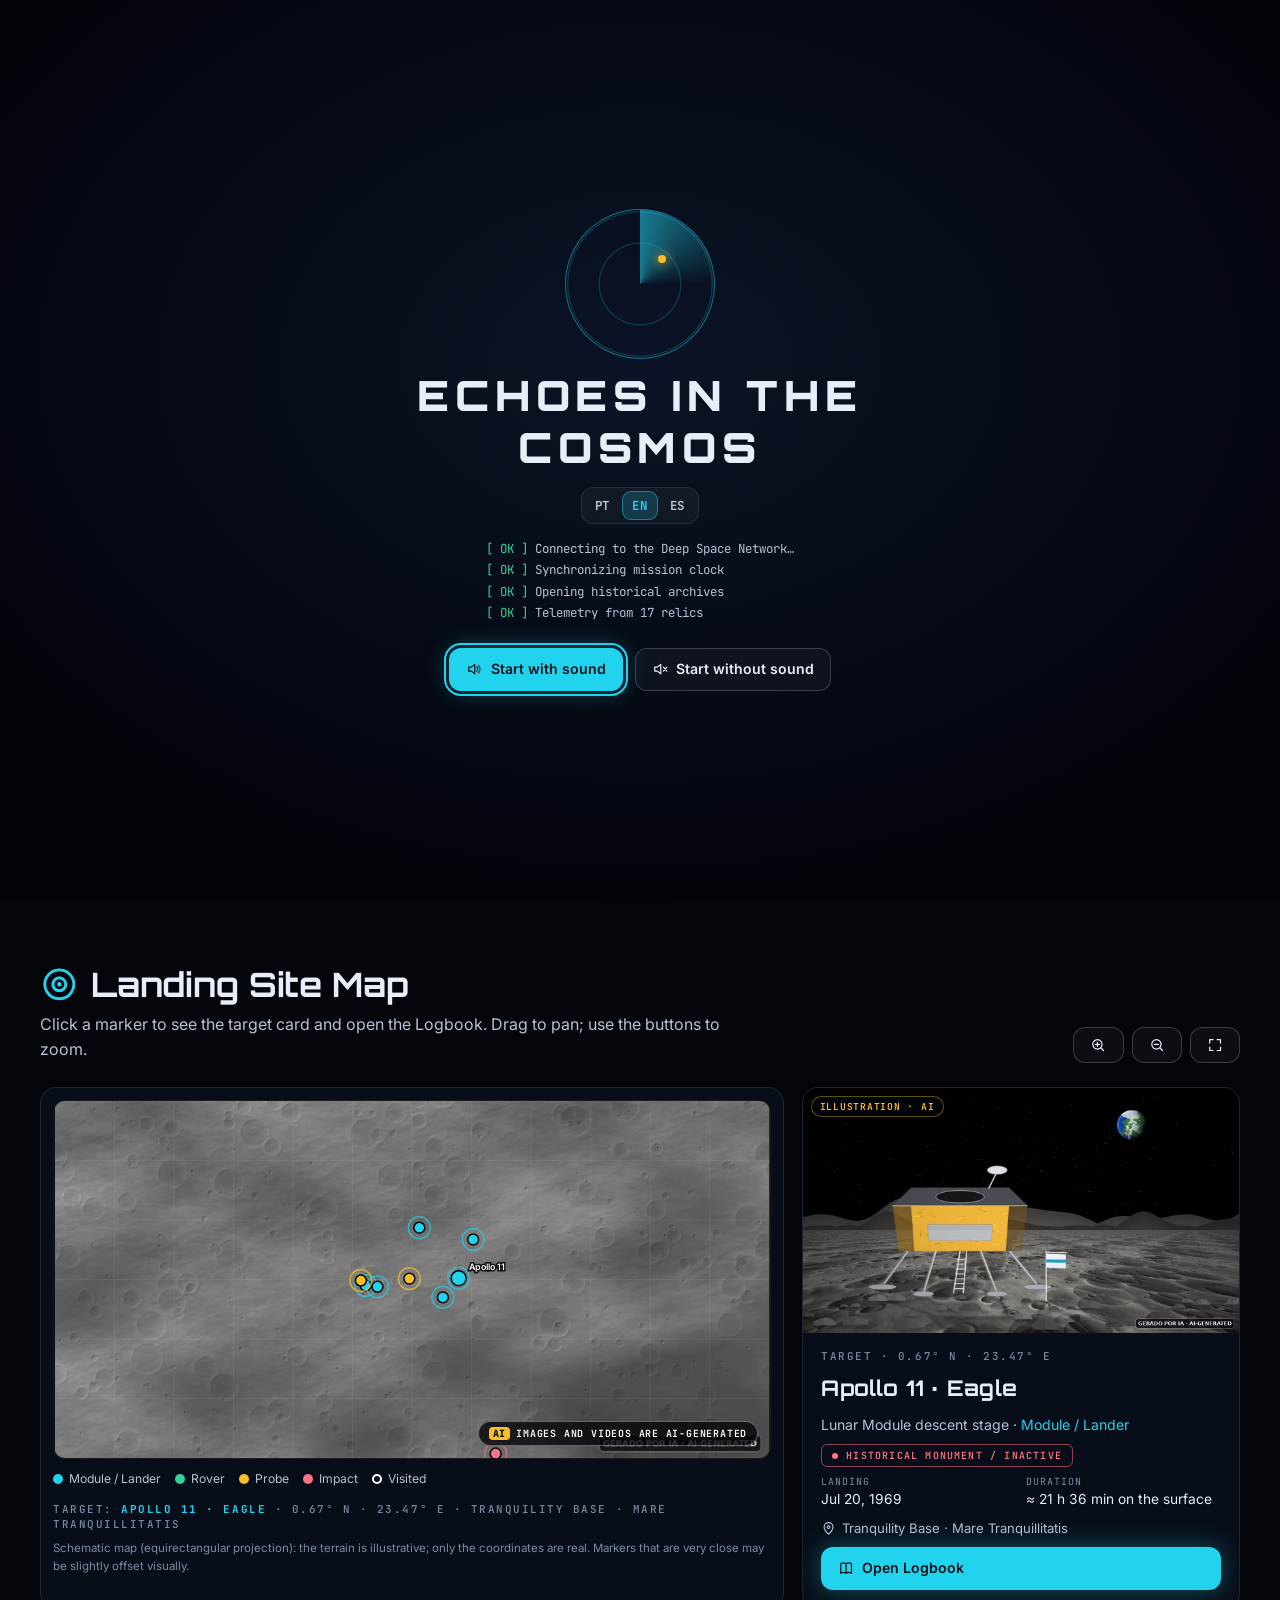
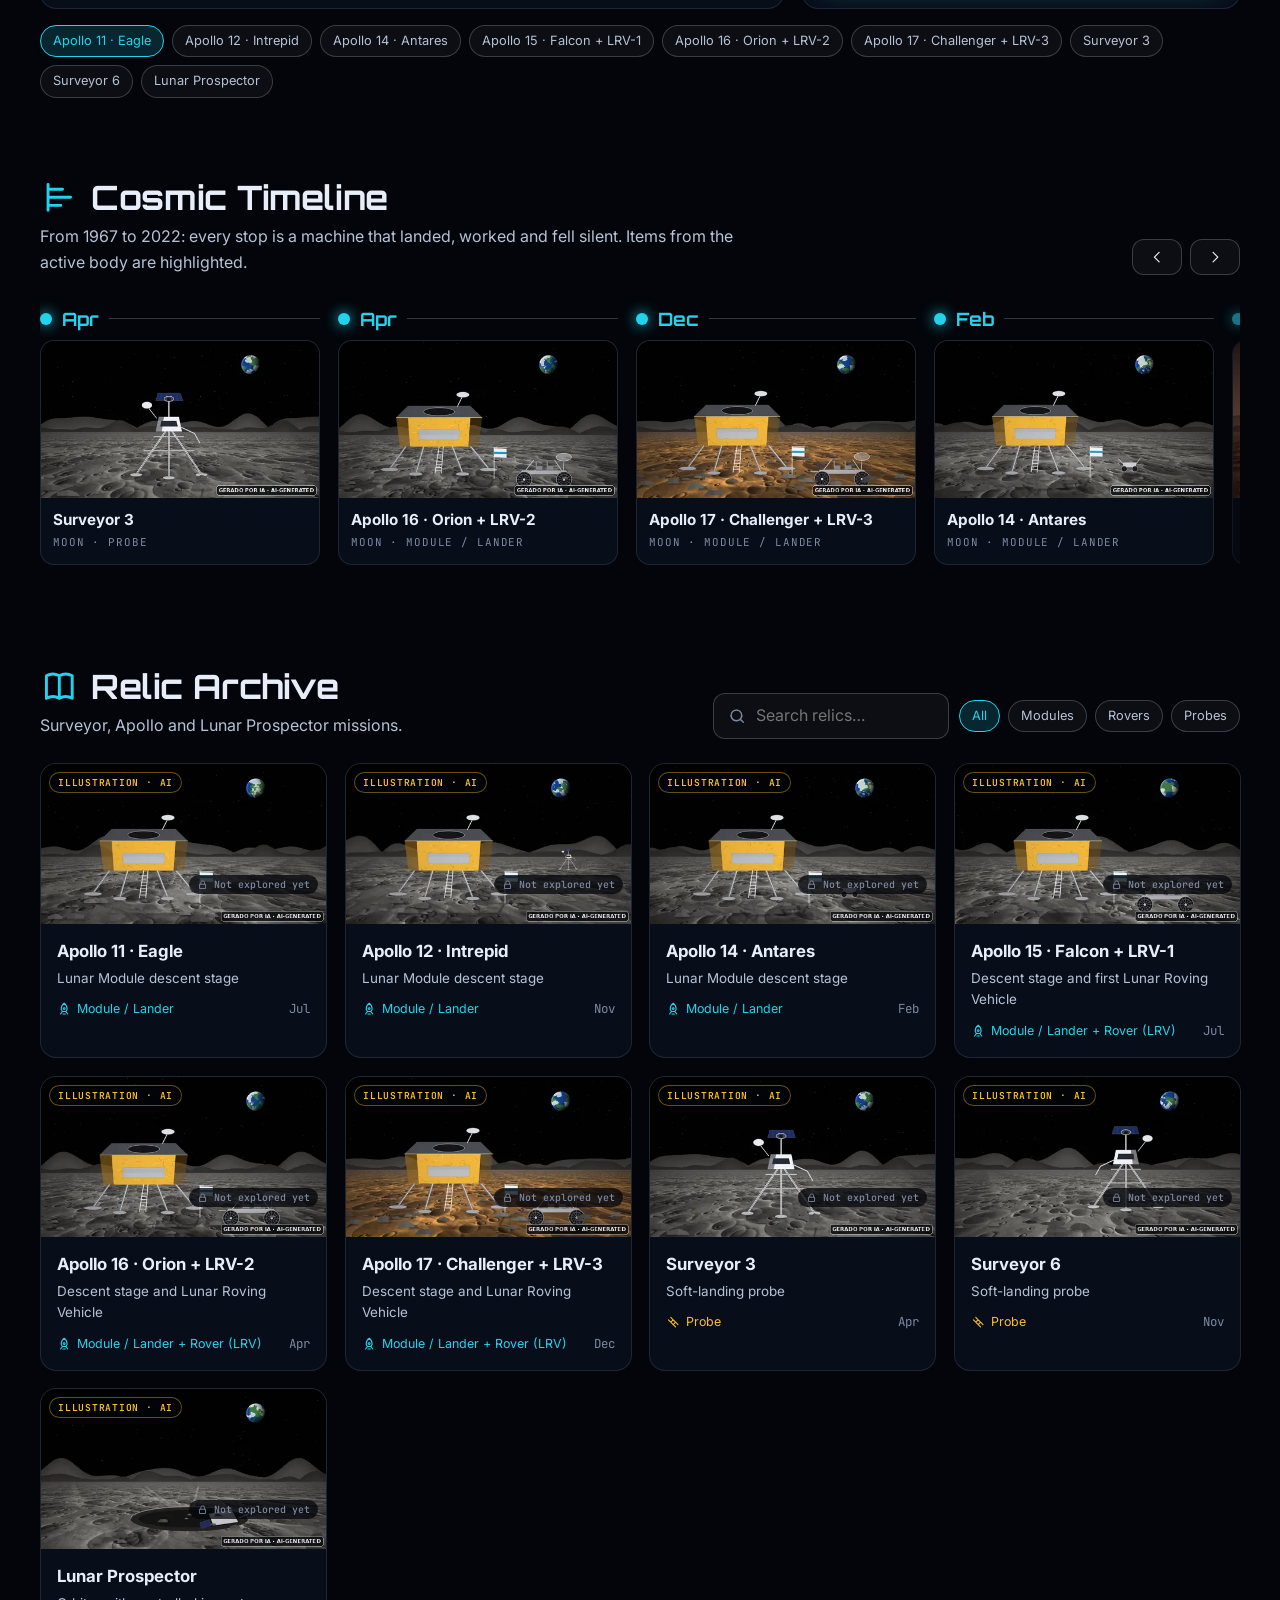
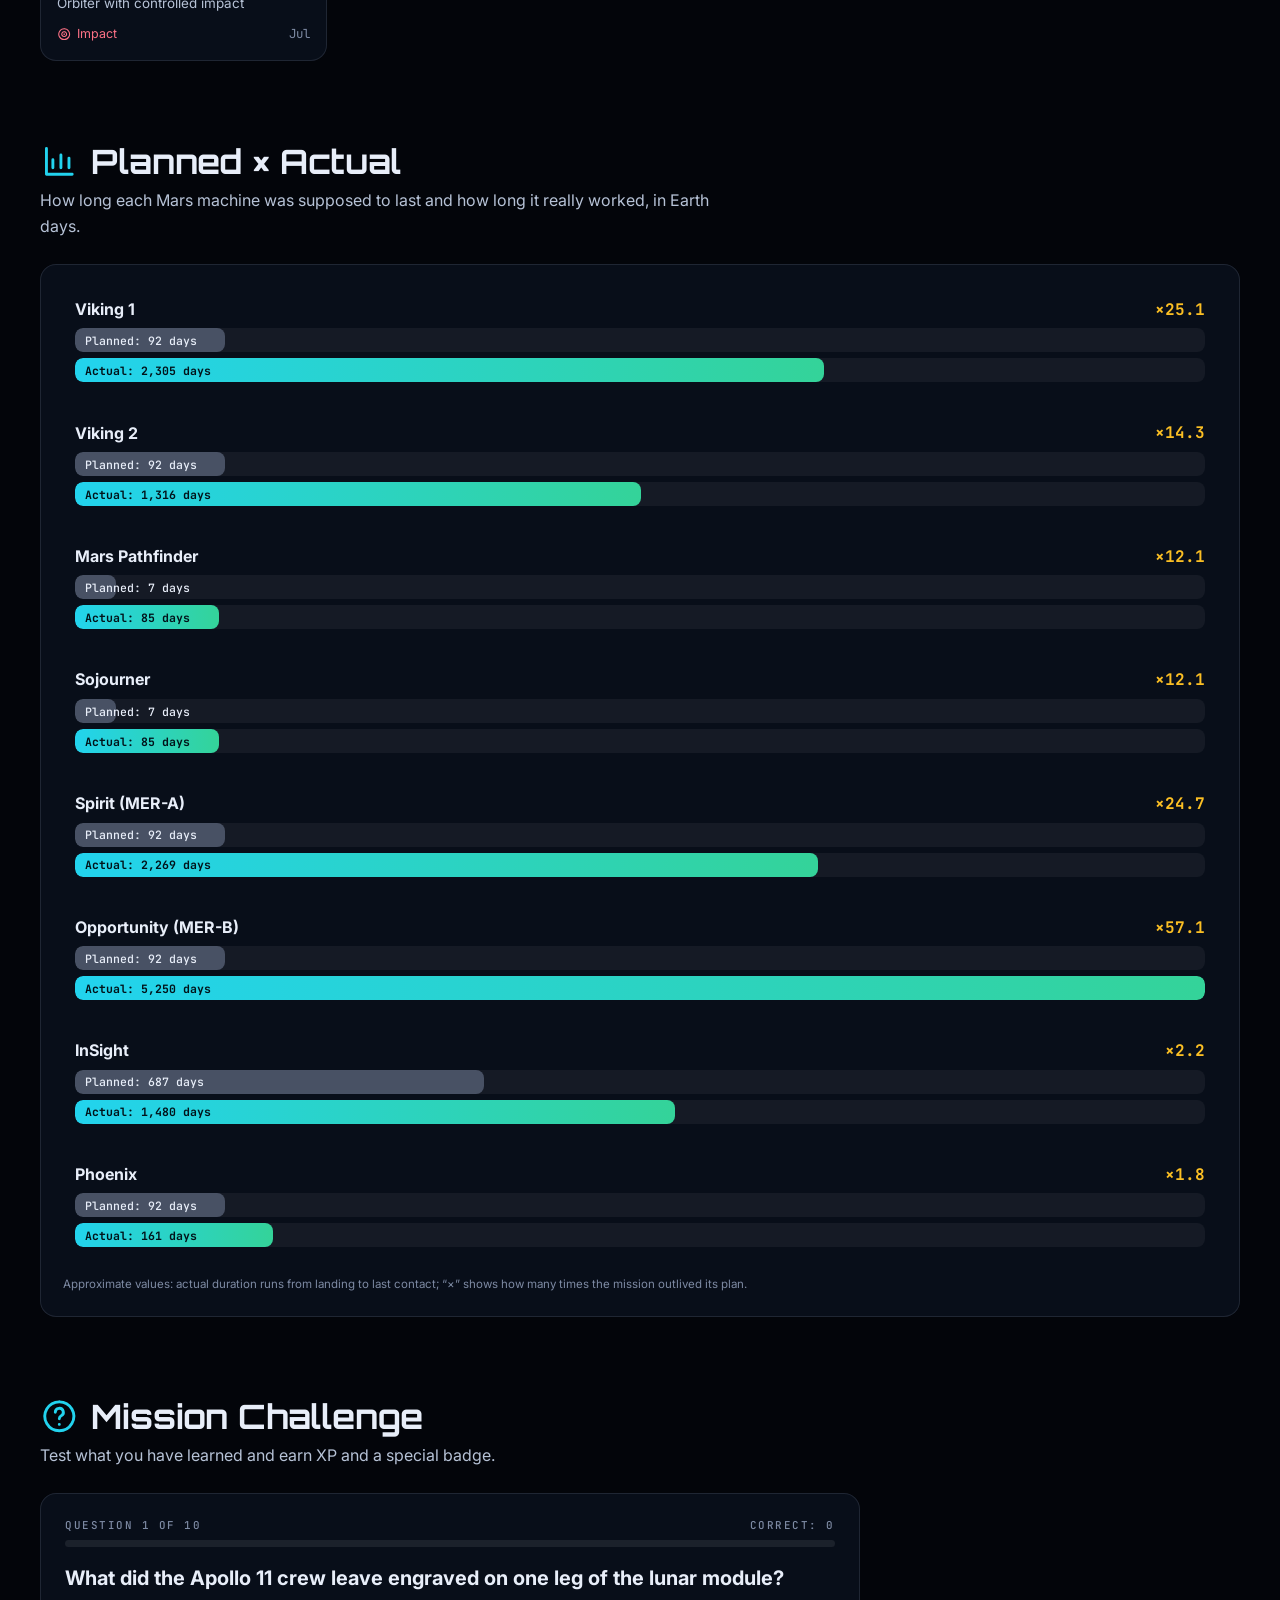
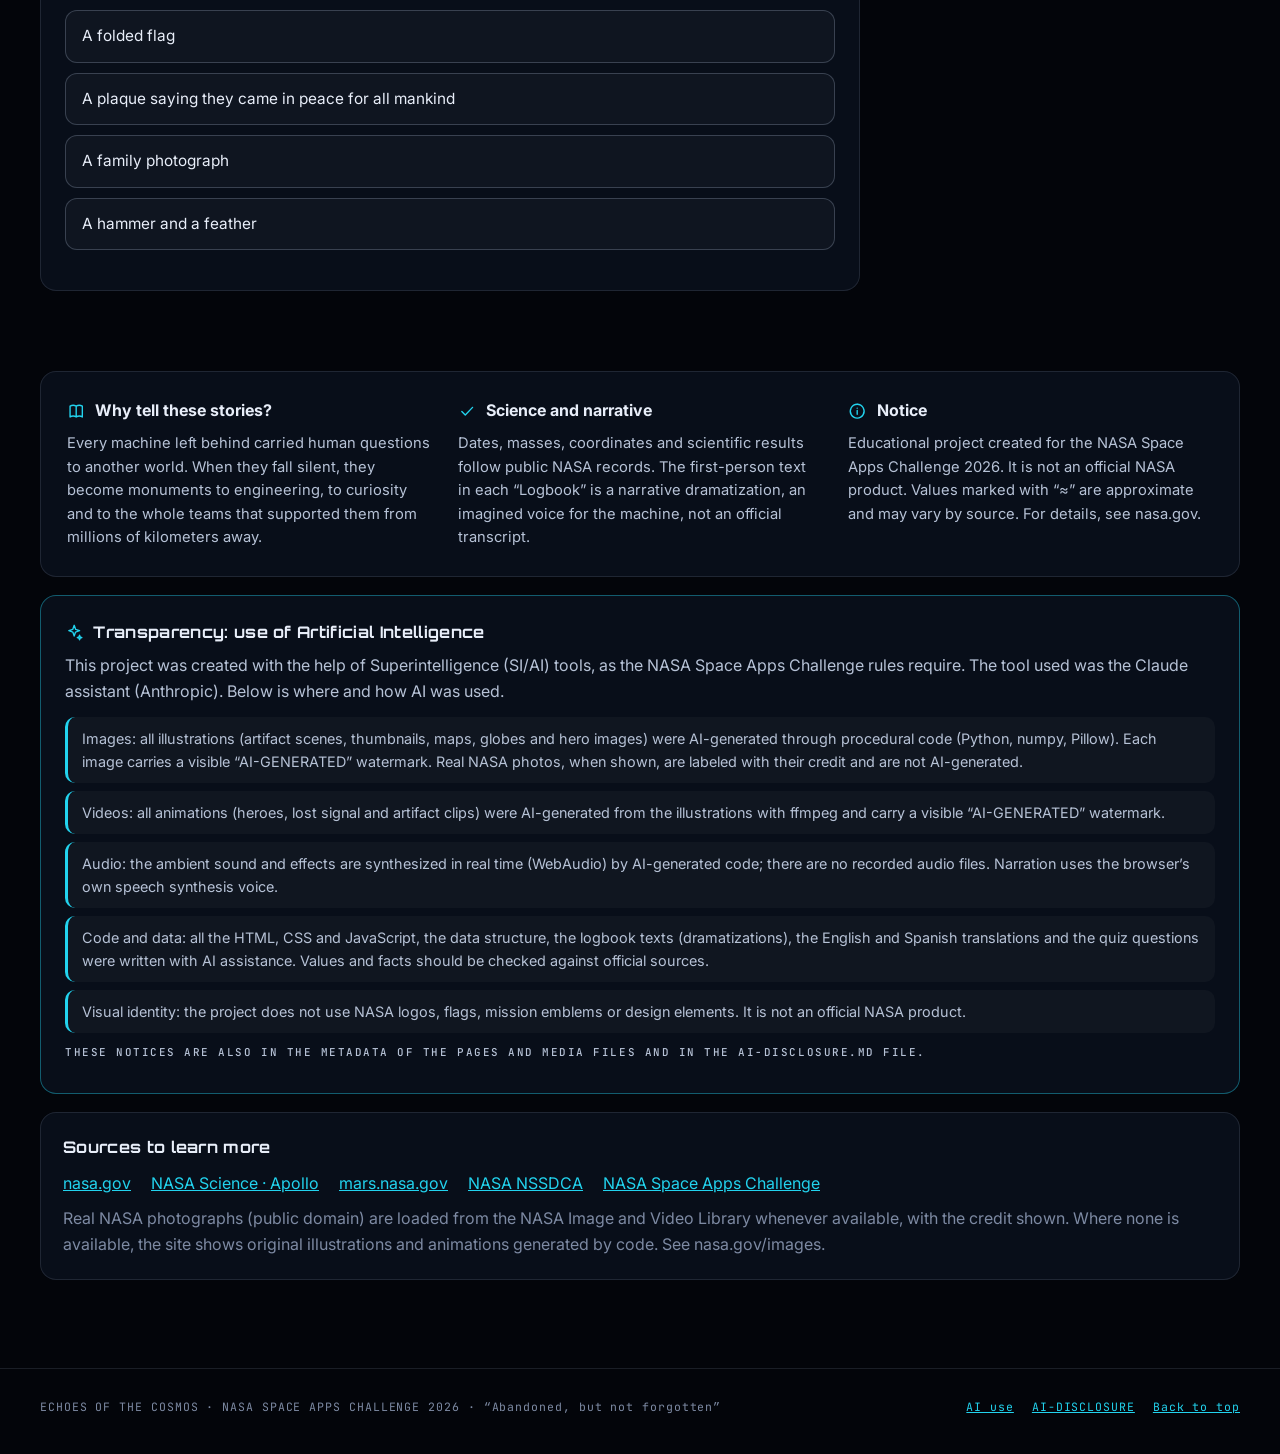
<file: index.html>
<!DOCTYPE html>
<html lang="pt-BR" data-lang="pt">
<head>
<meta charset="UTF-8" />
<meta name="viewport" content="width=device-width, initial-scale=1, viewport-fit=cover" />
<title>Echoes in the Cosmos: Relíquias de Marte e da Lua</title>
<meta name="description" content="Histórias dos equipamentos que a NASA deixou na Lua e em Marte. Projeto educacional para o NASA Space Apps Challenge 2026." />
<meta name="theme-color" content="#03050a" />
<meta name="color-scheme" content="dark" />
<!-- Transparência de IA (regras do NASA Space Apps Challenge) -->
<meta name="generator" content="Claude (Anthropic) — código, textos, imagens, vídeos e áudio gerados com auxílio de IA" />
<meta name="ai-generated" content="code, data, text, translations, images, video, audio" />
<meta name="ai-disclosure" content="Código/dados: gerados com IA (Claude, Anthropic). Imagens e vídeos: gerados por IA, com marca d'água visível. Áudio: sintetizado por código gerado por IA. Veja AI-DISCLOSURE.md. / AI-assisted: code, data, images, video and audio. See AI-DISCLOSURE.md." />
<meta name="author" content="Projeto educacional para o NASA Space Apps Challenge 2026 — não é um produto oficial da NASA" />

<!-- Compartilhamento -->
<meta property="og:type" content="website" />
<meta property="og:title" content="Echoes in the Cosmos: Relíquias de Marte e da Lua" />
<meta property="og:description" content="Histórias dos equipamentos que a NASA deixou na Lua e em Marte." />
<meta property="og:image" content="assets/img/hero/og-image.jpg" />
<meta name="twitter:card" content="summary_large_image" />

<!-- Idiomas alternativos (o idioma é escolhido pelo parâmetro ?lang=pt|en|es ou pelo botão) -->
<link rel="alternate" hreflang="pt" href="?lang=pt" />
<link rel="alternate" hreflang="en" href="?lang=en" />
<link rel="alternate" hreflang="es" href="?lang=es" />
<link rel="alternate" hreflang="x-default" href="./" />

<link rel="icon" type="image/svg+xml" href="favicon.svg" />
<link rel="apple-touch-icon" href="assets/img/ui/icon-192.png" />
<link rel="manifest" href="manifest.webmanifest" />

<!-- Fontes (opcional: se bloqueadas, o site usa fontes do sistema) -->
<link rel="preconnect" href="https://fonts.googleapis.com" />
<link rel="preconnect" href="https://fonts.gstatic.com" crossorigin />
<link href="https://fonts.googleapis.com/css2?family=Inter:wght@400;500;600;700&family=JetBrains+Mono:wght@400;500;700&family=Orbitron:wght@500;700;900&display=swap" rel="stylesheet" />

<link rel="stylesheet" href="css/tokens.css" />
<link rel="stylesheet" href="css/layout.css" />
<link rel="stylesheet" href="css/components.css" />
<link rel="stylesheet" href="css/modal.css" />
<noscript><style>.reveal{opacity:1!important;transform:none!important}.intro{display:none!important}</style></noscript>
</head>

<body data-planet="moon">
<a class="sr-only" href="#mapa" data-i18n="a11y.skip">Ir para o conteúdo</a>

<!-- ================= INTRODUÇÃO (BOOT) ================= -->
<div class="intro" id="intro" role="dialog" aria-modal="true" aria-labelledby="introTitle">
  <div class="intro-card">
    <div class="radar" aria-hidden="true"><i style="top:30%;left:62%"></i></div>
    <h1 id="introTitle" class="display">ECHOES IN THE COSMOS</h1>
    <div class="lang-pick"><div class="seg lang" role="group" data-lang-switch aria-label="Idioma / Language / Idioma"></div></div>
    <div class="boot" id="boot" aria-hidden="true"></div>
    <div class="btns">
      <button class="btn primary" id="introSound"><i data-ico="sound"></i><span data-i18n="intro.sound">Iniciar com som</span></button>
      <button class="btn" id="introMute"><i data-ico="mute"></i><span data-i18n="intro.mute">Iniciar sem som</span></button>
    </div>
  </div>
</div>
<div class="warp" id="warp" aria-hidden="true"></div>

<canvas id="stars" aria-hidden="true"></canvas>
<div class="nebula" aria-hidden="true"></div>
<div class="cursor-glow" id="glow" aria-hidden="true"></div>

<div class="layer">
  <!-- ================= CABEÇALHO ================= -->
  <header class="topbar">
    <div class="container topbar-in">
      <a href="#top" class="brand" aria-label="Ecos do Cosmos">
        <span class="brand-ico"><i data-ico="radio"></i></span>
        <span class="brand-txt">ECHOES IN THE COSMOS<small data-i18n="brand.sub">Controle de Missão · Arquivo</small></span>
      </a>

      <div class="seg" role="group" data-i18n-attr="aria-label:planet.group" aria-label="Alternar corpo celeste">
        <button id="btnMoon" aria-pressed="true"><img class="globe" src="assets/img/ui/moon-globe.webp" alt="" width="22" height="22" /><span data-i18n="planet.moon">Lua</span></button>
        <button id="btnMars" aria-pressed="false"><img class="globe" src="assets/img/ui/mars-globe.webp" alt="" width="22" height="22" /><span data-i18n="planet.mars">Marte</span></button>
      </div>

      <div class="tools">
        <span class="clock">UTC <b id="clock">--:--:--</b></span>
        <span class="lang-ico" aria-hidden="true"><i data-ico="lang"></i></span>
        <div class="seg lang" role="group" data-lang-switch aria-label="Idioma / Language / Idioma"></div>
        <button class="btn" id="btnAudio" aria-pressed="false"><i data-ico="mute"></i><span class="hide-sm" data-i18n="btn.audio">Áudio</span></button>
        <button class="btn" id="btnBadges"><i data-ico="award"></i><span class="hide-sm" data-i18n="btn.badges">Insígnias</span> <b class="count" id="badgeCount">0</b></button>
      </div>
    </div>
  </header>

  <main id="top">
    <!-- ================= HERO ================= -->
    <section class="hero" id="hero">
      <div class="hero-media" aria-hidden="true">
        <video id="vMoon" data-planet="moon" data-active="true" muted loop playsinline preload="auto" poster="assets/img/hero/hero-moon.jpg">
          <source src="assets/video/hero/hero-moon.webm" type="video/webm" /><source src="assets/video/hero/hero-moon.mp4" type="video/mp4" />
        </video>
        <video id="vMars" data-planet="mars" data-active="false" muted loop playsinline preload="none" poster="assets/img/hero/hero-mars.jpg">
          <source src="assets/video/hero/hero-mars.webm" type="video/webm" /><source src="assets/video/hero/hero-mars.mp4" type="video/mp4" />
        </video>
      </div>
      <span class="ai-chip" data-i18n="ai.chip"></span>
      <div class="container hero-in">
        <div class="reveal">
          <p class="label kicker"><i data-ico="rocket"></i> <span data-i18n="hero.kicker">NASA Space Apps Challenge 2026 · Abandonados, mas não esquecidos</span></p>
          <h1>Echoes in the Cosmos<span class="sub" id="heroSub">Relíquias da Lua</span></h1>
          <p class="lead" id="heroText"></p>
          <div class="cta-row">
            <a href="#mapa" class="btn primary"><i data-ico="pin"></i><span data-i18n="cta.map">Explorar o mapa</span></a>
            <a href="#acervo" class="btn"><i data-ico="book"></i><span data-i18n="cta.archive">Abrir o acervo</span></a>
            <button class="btn" id="btnRandom"><i data-ico="spark"></i><span data-i18n="cta.random">Relíquia aleatória</span></button>
          </div>
        </div>
        <aside class="glass hud reveal" aria-live="polite">
          <div class="hud-head"><span class="label" data-i18n="hud.title">Progresso do Explorador</span><span class="status live" data-i18n="status.live">Em operação</span></div>
          <div class="stats">
            <div class="stat"><b id="stRelics" class="accent">0</b><span data-i18n="stat.relics">Relíquias</span></div>
            <div class="stat"><b id="stSilence" style="color:var(--amber)">0</b><span data-i18n="stat.silence">Anos de silêncio</span></div>
            <div class="stat"><b id="stXP" style="color:var(--emerald)">0</b><span>XP</span></div>
          </div>
          <div class="rank-row"><span class="label" id="hudRank"></span><span class="label" id="hudNext"></span></div>
          <div class="progress" role="progressbar" aria-valuemin="0" aria-valuemax="100" id="hudBarWrap"><i id="hudBar"></i></div>
          <p class="label" style="margin-top:10px" id="hudCount"></p>
        </aside>
      </div>
      <a href="#mapa" class="scroll-cue" aria-label="Scroll"><i data-ico="down"></i></a>
    </section>

    <!-- ================= MAPA ================= -->
    <section class="section container" id="mapa">
      <div class="sec-head reveal">
        <div><h2><i data-ico="target"></i><span data-i18n="map.title">Mapa de Sítios de Pouso</span></h2><p data-i18n="map.sub">Clique em um marcador para ver a ficha do alvo e abrir o Diário de Bordo. Arraste para mover; use os botões para ampliar.</p></div>
        <div class="map-tools">
          <button class="btn" id="zoomIn" data-i18n-attr="aria-label:map.zoomin"><i data-ico="zoomin"></i></button>
          <button class="btn" id="zoomOut" data-i18n-attr="aria-label:map.zoomout"><i data-ico="zoomout"></i></button>
          <button class="btn" id="zoomReset" data-i18n-attr="aria-label:map.reset"><i data-ico="fit"></i></button>
        </div>
      </div>
      <div class="map-grid reveal">
        <div class="glass map-box">
          <div id="mapWrap"><span class="ai-chip" data-i18n="ai.chip"></span><svg id="map" viewBox="0 0 720 360" role="group" data-i18n-attr="aria-label:map.aria"></svg></div>
          <div class="map-foot"><div class="legend" id="mapLegend"></div><div class="mono label" id="mapReadout"></div></div>
          <p class="map-note" data-i18n="map.note">Mapa esquemático (projeção equiretangular): o relevo é ilustrativo; apenas as coordenadas são reais. Marcadores muito próximos podem ter pequeno deslocamento visual.</p>
        </div>
        <aside class="glass target" id="target" aria-live="polite"></aside>
      </div>
      <div class="pick-list reveal" id="pickList"></div>
    </section>

    <!-- ================= LINHA DO TEMPO ================= -->
    <section class="section container" id="linha">
      <div class="sec-head reveal">
        <div><h2><i data-ico="timeline"></i><span data-i18n="tl.title">Linha do Tempo Cósmica</span></h2><p data-i18n="tl.sub">De 1967 a 2022: cada parada é uma máquina que pousou, trabalhou e se calou. Os itens do corpo celeste ativo ficam em destaque.</p></div>
        <div class="tl-nav"><button class="btn" id="tlPrev" data-i18n-attr="aria-label:log.prev"><i data-ico="prev"></i></button><button class="btn" id="tlNext" data-i18n-attr="aria-label:log.next"><i data-ico="next"></i></button></div>
      </div>
      <div class="tl-wrap reveal"><div class="tl-scroll" id="tlScroll" tabindex="0"></div></div>
    </section>

    <!-- ================= ACERVO ================= -->
    <section class="section container" id="acervo">
      <div class="sec-head reveal">
        <div><h2><i data-ico="book"></i><span data-i18n="arc.title">Acervo de Relíquias</span></h2><p id="acervoSub"></p></div>
        <div class="tools">
          <label class="search"><i data-ico="search"></i><input id="q" type="search" data-i18n-attr="placeholder:arc.search;aria-label:arc.search" autocomplete="off" /></label>
          <div style="display:flex;gap:8px;flex-wrap:wrap" id="filters" role="group"></div>
        </div>
      </div>
      <div class="grid" id="grid"></div>
    </section>

    <!-- ================= COMPARADOR ================= -->
    <section class="section container" id="comparar">
      <div class="sec-head reveal">
        <div><h2><i data-ico="chart"></i><span data-i18n="cmp.title">Planejado × Real</span></h2><p data-i18n="cmp.sub">Quanto tempo cada máquina de Marte deveria durar e quanto ela realmente trabalhou, em dias terrestres.</p></div>
      </div>
      <div class="glass cmp reveal" id="cmp"></div>
    </section>

    <!-- ================= QUIZ ================= -->
    <section class="section container" id="desafio">
      <div class="sec-head reveal">
        <div><h2><i data-ico="quiz"></i><span data-i18n="quiz.title">Desafio da Missão</span></h2><p data-i18n="quiz.sub">Teste o que você aprendeu e ganhe XP e uma insígnia especial.</p></div>
      </div>
      <div class="glass quiz reveal" id="quiz"></div>
    </section>

    <!-- ================= SOBRE ================= -->
    <section class="section container" id="sobre">
      <div class="glass about-grid reveal">
        <div><h3><i data-ico="book"></i><span data-i18n="about.h1">Por que contar essas histórias?</span></h3><p data-i18n="about.p1"></p></div>
        <div><h3><i data-ico="check"></i><span data-i18n="about.h2">Ciência e narrativa</span></h3><p data-i18n="about.p2"></p></div>
        <div><h3><i data-ico="info"></i><span data-i18n="about.h3">Aviso</span></h3><p data-i18n="about.p3"></p></div>
      </div>
      <div class="glass ai-box reveal" id="ia">
        <h3 class="display"><i data-ico="spark"></i><span data-i18n="ai.title">Transparência</span></h3>
        <p data-i18n="ai.intro"></p>
        <ul>
          <li data-i18n="ai.images"></li><li data-i18n="ai.video"></li><li data-i18n="ai.audio"></li><li data-i18n="ai.code"></li><li data-i18n="ai.nasa"></li>
        </ul>
        <p class="label" data-i18n="ai.meta"></p>
      </div>
      <div class="glass sources reveal">
        <b class="display" data-i18n="about.sources">Fontes para aprofundar</b>
        <ul>
          <li><a href="https://www.nasa.gov/" target="_blank" rel="noopener">nasa.gov</a></li>
          <li><a href="https://science.nasa.gov/planetary-science/programs/apollo/" target="_blank" rel="noopener">NASA Science · Apollo</a></li>
          <li><a href="https://mars.nasa.gov/" target="_blank" rel="noopener">mars.nasa.gov</a></li>
          <li><a href="https://nssdc.gsfc.nasa.gov/" target="_blank" rel="noopener">NASA NSSDCA</a></li>
          <li><a href="https://www.spaceappschallenge.org/" target="_blank" rel="noopener">NASA Space Apps Challenge</a></li>
        </ul>
        <p style="margin-top:10px;color:var(--muted)" data-i18n="about.imgnote"></p>
      </div>
    </section>
  </main>

  <footer class="footer">
    <div class="container">
      <div data-i18n="footer.text">ECOS DO COSMOS · NASA SPACE APPS CHALLENGE 2026 · “Abandonados, mas não esquecidos”</div>
      <div class="links"><a href="#ia" data-i18n="ai.nav">Uso de IA</a><a href="AI-DISCLOSURE.md" target="_blank" rel="noopener">AI-DISCLOSURE</a><a href="#top" data-i18n="footer.top">Voltar ao topo</a><a href="https://fonts.google.com/" target="_blank" rel="noopener" hidden>Fonts</a></div>
    </div>
  </footer>
</div>

<!-- ================= MODAL: DIÁRIO DE BORDO ================= -->
<div class="overlay" id="logModal" role="dialog" aria-modal="true" aria-labelledby="logTitle"><div class="sheet" id="logContent"></div></div>

<!-- ================= MODAL: INSÍGNIAS ================= -->
<div class="overlay" id="badgeModal" role="dialog" aria-modal="true" aria-labelledby="badgeTitle">
  <div class="sheet pad">
    <div style="display:flex;justify-content:space-between;gap:16px;align-items:flex-start;margin-bottom:20px">
      <div><p class="label" data-i18n="badges.kicker">Sala de Troféus</p><h2 id="badgeTitle" class="display" style="font-size:1.6rem" data-i18n="badges.title">Insígnias de Missão</h2><p style="color:var(--muted);font-size:.9rem;margin-top:4px" data-i18n="badges.sub"></p></div>
      <button class="close-btn" data-close data-i18n-attr="aria-label:log.close"><i data-ico="close"></i></button>
    </div>
    <div class="badge-grid" id="badgeGrid"></div>
    <div class="cert-cta glass" id="certCta"></div>
    <div style="text-align:right;margin-top:22px"><button class="btn" id="btnReset"><i data-ico="replay"></i><span data-i18n="badges.reset">Reiniciar progresso</span></button></div>
  </div>
</div>

<!-- ================= MODAL: CERTIFICADO ================= -->
<div class="overlay" id="certModal" role="dialog" aria-modal="true" aria-labelledby="certTitle">
  <div class="sheet pad cert-sheet">
    <div style="display:flex;justify-content:space-between;gap:16px;align-items:flex-start;margin-bottom:16px">
      <div><p class="label" data-i18n="cert.kicker"></p><h2 id="certTitle" class="display" style="font-size:1.5rem" data-i18n="cert.title"></h2></div>
      <button class="close-btn" data-close data-i18n-attr="aria-label:cert.close"><i data-ico="close"></i></button>
    </div>
    <label class="cert-name"><span class="label" data-i18n="cert.name"></span><input id="certName" type="text" maxlength="40" autocomplete="name" data-i18n-attr="placeholder:cert.name.ph" /></label>
    <div class="cert-preview"><canvas id="certCanvas" width="1600" height="1130"></canvas></div>
    <div class="cert-actions">
      <button class="btn primary" id="certPng"><i data-ico="download"></i><span data-i18n="cert.png"></span></button>
      <button class="btn" id="certPdf"><i data-ico="download"></i><span data-i18n="cert.pdf"></span></button>
      <button class="btn" id="certPrint"><i data-ico="print"></i><span data-i18n="cert.print"></span></button>
    </div>
  </div>
</div>

<div id="toasts" aria-live="polite"></div>

<noscript><p style="position:fixed;bottom:0;left:0;right:0;background:#000;color:#fff;padding:12px;text-align:center;z-index:999">Ecos do Cosmos requer JavaScript. / requires JavaScript. / requiere JavaScript.</p></noscript>

<!-- Núcleo -->
<script src="js/core/icons.js"></script>
<script src="js/data/artifacts.js"></script>
<script src="js/i18n/art.pt.js"></script><script src="js/i18n/art.en.js"></script><script src="js/i18n/art.es.js"></script>
<script src="js/i18n/ui.pt.js"></script><script src="js/i18n/ui.en.js"></script><script src="js/i18n/ui.es.js"></script>
<script src="js/core/util.js"></script>
<script src="js/core/i18n.js"></script>
<script src="js/core/photos.js"></script>
<script src="js/core/store.js"></script>
<script src="js/core/audio.js"></script>
<!-- Interface -->
<script src="js/ui/effects.js"></script>
<script src="js/ui/hero.js"></script>
<script src="js/ui/map.js"></script>
<script src="js/ui/timeline.js"></script>
<script src="js/ui/archive.js"></script>
<script src="js/ui/compare.js"></script>
<script src="js/ui/quiz.js"></script>
<script src="js/ui/badges.js"></script>
<script src="js/ui/certificate.js"></script>
<script src="js/ui/modal.js"></script>
<script src="js/ui/intro.js"></script>
<script src="js/main.js"></script>
</body>
</html>
</file>
<file: css/tokens.css>
/* Gerado com auxílio de IA (Claude, Anthropic) — ver AI-DISCLOSURE.md */
/* tokens.css — variáveis de design (tema "sala de controle", escuro). Gerado com auxílio de IA. */
:root {
  --bg: #03050a; --bg-2: #070b14; --panel: rgba(12, 18, 32, .72); --panel-solid: #0b1120;
  --line: rgba(148, 163, 184, .16); --line-strong: rgba(148, 163, 184, .32);
  --text: #e8eef9; --text-2: #b6c2d6; --muted: #7d8aa3;
  --accent: #22d3ee; --accent-rgb: 34, 211, 238;
  --amber: #fbbf24; --emerald: #34d399; --rose: #fb7185; --violet: #a78bfa;
  --font-body: Inter, 'Segoe UI', system-ui, -apple-system, Roboto, Arial, sans-serif;
  --font-display: Orbitron, 'Segoe UI', 'Trebuchet MS', system-ui, sans-serif;
  --font-mono: 'JetBrains Mono', ui-monospace, 'SFMono-Regular', Menlo, Consolas, monospace;
  --ease: cubic-bezier(.22, 1, .36, 1); --r: 16px;
}
body[data-planet="mars"] { --accent: #fb923c; --accent-rgb: 251, 146, 60; }
</file>
<file: css/layout.css>
/* Gerado com auxílio de IA (Claude, Anthropic) — ver AI-DISCLOSURE.md */
/* layout.css — base, cabeçalho, herói, seções, introdução e transição de dobra */
*, *::before, *::after { box-sizing: border-box; }
html { scroll-behavior: smooth; -webkit-text-size-adjust: 100%; }
@media (prefers-reduced-motion: reduce) { html { scroll-behavior: auto; } *, *::before, *::after { animation-duration: .01ms !important; transition-duration: .01ms !important; } }
body { margin: 0; background: var(--bg); color: var(--text); font: 400 16px/1.6 var(--font-body); min-height: 100vh; overflow-x: hidden; transition: --accent .4s; }
body.lock { overflow: hidden; }
img, video, svg { max-width: 100%; }
h1, h2, h3, h4, p, ul, dl, dd { margin: 0; } ul { padding: 0; list-style: none; }
a { color: var(--accent); } button { font: inherit; color: inherit; cursor: pointer; }
:focus-visible { outline: 2px solid var(--accent); outline-offset: 3px; border-radius: 6px; }
.sr-only { position: absolute; width: 1px; height: 1px; overflow: hidden; clip: rect(0 0 0 0); white-space: nowrap; } .sr-only:focus { position: fixed; z-index: 999; top: 8px; left: 8px; width: auto; height: auto; clip: auto; background: var(--accent); color: #000; padding: 8px 14px; border-radius: 8px; }
.container { width: min(1200px, 100% - 32px); margin-inline: auto; }
.display { font-family: var(--font-display); letter-spacing: .02em; }
.mono { font-family: var(--font-mono); } .accent { color: var(--accent); }
.label { font: 500 .68rem/1.3 var(--font-mono); text-transform: uppercase; letter-spacing: .14em; color: var(--muted); }
.ico { width: 1.15em; height: 1.15em; fill: none; stroke: currentColor; stroke-width: 1.8; stroke-linecap: round; stroke-linejoin: round; flex: none; vertical-align: -.2em; }
i[data-ico] { display: inline-grid; place-items: center; width: 1.15em; height: 1.15em; font-style: normal; }
.layer { position: relative; z-index: 2; }
#stars { position: fixed; inset: 0; z-index: 0; pointer-events: none; }
.nebula { position: fixed; inset: 0; z-index: 0; pointer-events: none; background: radial-gradient(60% 50% at 15% 10%, rgba(var(--accent-rgb), .10), transparent 70%), radial-gradient(50% 40% at 90% 40%, rgba(167, 139, 250, .08), transparent 70%), radial-gradient(60% 50% at 50% 100%, rgba(251, 113, 60, .06), transparent 70%); }
.cursor-glow { position: fixed; top: 0; left: 0; width: 400px; height: 400px; z-index: 1; pointer-events: none; border-radius: 50%; background: radial-gradient(circle, rgba(var(--accent-rgb), .10), transparent 65%); opacity: 0; transition: opacity .4s; will-change: transform; }
.reveal { opacity: 0; transform: translateY(24px); transition: opacity .7s var(--ease), transform .7s var(--ease); } .reveal.in { opacity: 1; transform: none; }

/* cabeçalho */
.topbar { position: sticky; top: 0; z-index: 50; background: rgba(3, 5, 10, .72); -webkit-backdrop-filter: blur(14px); backdrop-filter: blur(14px); border-bottom: 1px solid var(--line); }
.topbar-in { display: flex; align-items: center; gap: 14px; padding-block: 10px; flex-wrap: wrap; justify-content: space-between; }
.brand { display: flex; align-items: center; gap: 10px; text-decoration: none; color: var(--text); }
.brand-ico { width: 38px; height: 38px; display: grid; place-items: center; border-radius: 12px; background: rgba(var(--accent-rgb), .14); border: 1px solid rgba(var(--accent-rgb), .4); color: var(--accent); }
.brand-txt { font: 900 .95rem/1.1 var(--font-display); letter-spacing: .08em; display: flex; flex-direction: column; } .brand-txt small { font: 400 .62rem var(--font-mono); letter-spacing: .12em; color: var(--muted); margin-top: 3px; text-transform: uppercase; }
.seg { display: inline-flex; padding: 3px; gap: 2px; border-radius: 12px; background: rgba(255, 255, 255, .04); border: 1px solid var(--line); }
.seg button { display: inline-flex; align-items: center; gap: 7px; border: 0; background: transparent; padding: 7px 14px; border-radius: 9px; font-weight: 600; font-size: .86rem; color: var(--text-2); transition: .2s; }
.seg button[aria-pressed="true"] { background: rgba(var(--accent-rgb), .18); color: var(--accent); box-shadow: inset 0 0 0 1px rgba(var(--accent-rgb), .45); }
.seg .globe { border-radius: 50%; } .seg.lang button { padding: 6px 10px; font: 700 .78rem var(--font-mono); letter-spacing: .06em; }
.seg.mini button { padding: 5px 10px; font-size: .74rem; }
.tools { display: flex; align-items: center; gap: 10px; flex-wrap: wrap; } .lang-ico { color: var(--muted); display: inline-grid; }
.clock { font: 400 .72rem var(--font-mono); color: var(--muted); } .clock b { color: var(--accent); font-weight: 500; }
@media (max-width: 860px) { .hide-sm, .clock, .brand-txt small { display: none; } .topbar-in { justify-content: center; } }

/* herói */
.hero { position: relative; min-height: min(92vh, 860px); display: flex; align-items: center; overflow: hidden; border-bottom: 1px solid var(--line); }
.hero-media { position: absolute; inset: 0; z-index: 0; background: #000; }
.hero-media video { position: absolute; inset: 0; width: 100%; height: 100%; object-fit: cover; opacity: 0; transition: opacity 1.1s ease; }
.hero-media video[data-active="true"] { opacity: .9; }
.hero::after { content: ''; position: absolute; inset: 0; z-index: 1; background: linear-gradient(90deg, rgba(3, 5, 10, .92) 0%, rgba(3, 5, 10, .55) 46%, rgba(3, 5, 10, .12) 100%), linear-gradient(180deg, transparent 60%, var(--bg) 100%); }
.hero-in { position: relative; z-index: 2; display: grid; grid-template-columns: 1.4fr 1fr; gap: 36px; align-items: end; padding-block: 70px 80px; }
@media (max-width: 900px) { .hero-in { grid-template-columns: 1fr; padding-block: 48px 70px; } }
.kicker { display: flex; align-items: center; gap: 8px; color: var(--accent); margin-bottom: 14px; }
.hero h1 { font: 900 clamp(2.4rem, 7vw, 4.8rem)/1.02 var(--font-display); letter-spacing: .01em; text-shadow: 0 4px 30px rgba(0, 0, 0, .6); }
.hero h1 .sub { display: block; margin-top: 10px; font-size: .42em; color: var(--accent); letter-spacing: .12em; text-transform: uppercase; }
.lead { margin-top: 18px; max-width: 58ch; font-size: 1.06rem; color: var(--text-2); }
.cta-row { display: flex; flex-wrap: wrap; gap: 12px; margin-top: 26px; }
.scroll-cue { position: absolute; z-index: 3; bottom: 18px; left: 50%; transform: translateX(-50%); color: var(--muted); animation: bob 2s ease-in-out infinite; font-size: 1.4rem; }
@keyframes bob { 50% { transform: translate(-50%, 6px); } }
.hud { padding: 18px; align-self: end; } .hud-head { display: flex; justify-content: space-between; align-items: center; margin-bottom: 12px; }
.status { font: 500 .66rem var(--font-mono); letter-spacing: .12em; text-transform: uppercase; color: var(--emerald); display: inline-flex; align-items: center; gap: 6px; } .status::before { content: ''; width: 7px; height: 7px; border-radius: 50%; background: currentColor; animation: pulse 1.6s infinite; }
@keyframes pulse { 50% { opacity: .3; } }
.stats { display: grid; grid-template-columns: repeat(3, 1fr); gap: 10px; } .stat { text-align: center; padding: 10px 4px; border-radius: 12px; background: rgba(255, 255, 255, .03); border: 1px solid var(--line); }
.stat b { display: block; font: 900 1.7rem/1.1 var(--font-display); } .stat span { font: 400 .62rem var(--font-mono); text-transform: uppercase; letter-spacing: .1em; color: var(--muted); }
.rank-row { display: flex; justify-content: space-between; margin: 14px 0 6px; gap: 8px; } #hudRank { color: var(--amber); }
.progress { height: 7px; border-radius: 99px; background: rgba(255, 255, 255, .08); overflow: hidden; } .progress i { display: block; height: 100%; width: 0; background: linear-gradient(90deg, var(--accent), var(--emerald)); border-radius: inherit; transition: width .6s var(--ease); }

/* seções */
.section { padding-block: 72px 8px; scroll-margin-top: 70px; }
.sec-head { display: flex; justify-content: space-between; align-items: flex-end; gap: 20px; flex-wrap: wrap; margin-bottom: 24px; }
.sec-head h2 { font: 700 clamp(1.4rem, 3.4vw, 2.1rem)/1.15 var(--font-display); display: flex; align-items: center; gap: 12px; } .sec-head h2 .ico { color: var(--accent); }
.sec-head p { color: var(--text-2); max-width: 70ch; margin-top: 8px; }
.footer { margin-top: 80px; border-top: 1px solid var(--line); padding-block: 30px 40px; font: 400 .72rem var(--font-mono); color: var(--muted); letter-spacing: .08em; }
.footer .container { display: flex; justify-content: space-between; gap: 16px; flex-wrap: wrap; } .footer .links { display: flex; gap: 18px; }

/* introdução */
.intro { position: fixed; inset: 0; z-index: 100; display: grid; place-items: center; background: radial-gradient(60% 60% at 50% 40%, #0b1426, #02040a); transition: opacity .7s, visibility .7s; padding: 20px; }
.intro.out { opacity: 0; visibility: hidden; }
.intro-card { width: min(560px, 100%); text-align: center; } .intro-card h1 { font: 900 clamp(1.6rem, 6vw, 2.6rem) var(--font-display); letter-spacing: .14em; margin-top: 10px; }
.radar { position: relative; width: 150px; height: 150px; margin: 0 auto 6px; border-radius: 50%; border: 1px solid rgba(34, 211, 238, .5); background: radial-gradient(circle, transparent 38%, rgba(34, 211, 238, .25) 39%, transparent 40%), radial-gradient(circle, transparent 68%, rgba(34, 211, 238, .25) 69%, transparent 70%); overflow: hidden; }
.radar::before { content: ''; position: absolute; inset: 0; background: conic-gradient(from 0deg, rgba(34, 211, 238, .55), transparent 25%); animation: spin 2.6s linear infinite; } @keyframes spin { to { transform: rotate(360deg); } }
.radar i { position: absolute; width: 8px; height: 8px; border-radius: 50%; background: var(--amber); box-shadow: 0 0 12px var(--amber); }
.lang-pick { margin: 14px 0 6px; display: flex; justify-content: center; }
.boot { margin: 14px auto; min-height: 96px; text-align: left; font: 400 .78rem/1.7 var(--font-mono); color: var(--text-2); width: fit-content; max-width: 100%; } .boot .ok { color: var(--emerald); }
.intro .btns { display: flex; gap: 12px; justify-content: center; flex-wrap: wrap; margin-top: 10px; }
.warp { position: fixed; inset: 0; z-index: 90; pointer-events: none; opacity: 0; background: radial-gradient(circle, transparent 10%, rgba(var(--accent-rgb), .35) 60%, #000 100%); }
.warp.on { animation: warp .8s ease-in-out; } @keyframes warp { 0% { opacity: 0; transform: scale(.6); } 40% { opacity: 1; transform: scale(1); } 100% { opacity: 0; transform: scale(1.6); } }
</file>
<file: css/components.css>
/* Gerado com auxílio de IA (Claude, Anthropic) — ver AI-DISCLOSURE.md */
/* components.css — botões, chips, mapa, cartões, linha do tempo, comparador, quiz, insígnias, certificado, avisos */
.glass { background: var(--panel); border: 1px solid var(--line); border-radius: var(--r); -webkit-backdrop-filter: blur(10px); backdrop-filter: blur(10px); }
.btn { display: inline-flex; align-items: center; gap: 8px; padding: 9px 16px; border-radius: 12px; border: 1px solid var(--line-strong); background: rgba(255, 255, 255, .04); font-weight: 600; font-size: .88rem; text-decoration: none; color: var(--text); transition: .2s var(--ease); }
.btn:hover { border-color: var(--accent); color: var(--accent); transform: translateY(-1px); }
.btn.primary { background: var(--accent); color: #02131a; border-color: transparent; box-shadow: 0 0 24px rgba(var(--accent-rgb), .35); } .btn.primary:hover { color: #02131a; filter: brightness(1.1); }
.btn[aria-pressed="true"] { border-color: var(--accent); color: var(--accent); }
.count { display: inline-grid; place-items: center; min-width: 22px; height: 22px; padding: 0 6px; border-radius: 99px; background: var(--amber); color: #1a1100; font: 700 .72rem var(--font-mono); }
.chip { display: inline-flex; align-items: center; gap: 6px; padding: 5px 12px; border-radius: 99px; border: 1px solid var(--line-strong); background: rgba(255, 255, 255, .04); font-size: .8rem; color: var(--text-2); transition: .2s; }
button.chip:hover { border-color: var(--accent); color: var(--accent); } button.chip[aria-pressed="true"] { background: rgba(var(--accent-rgb), .16); border-color: var(--accent); color: var(--accent); }
.search { display: flex; align-items: center; gap: 8px; padding: 8px 14px; border: 1px solid var(--line-strong); border-radius: 12px; background: rgba(255, 255, 255, .04); color: var(--muted); }
.search input { background: transparent; border: 0; outline: 0; color: var(--text); font: inherit; width: 180px; }
.chip-ill { position: absolute; top: 8px; left: 8px; z-index: 2; font: 600 .6rem var(--font-mono); letter-spacing: .08em; text-transform: uppercase; padding: 3px 8px; border-radius: 99px; background: rgba(3, 5, 10, .72); color: var(--amber); border: 1px solid rgba(251, 191, 36, .4); }
.chip-ill.real { color: var(--emerald); border-color: rgba(52, 211, 153, .5); }

/* mapa */
.map-tools, .tl-nav { display: flex; gap: 8px; }
.map-grid { display: grid; grid-template-columns: 1.7fr 1fr; gap: 18px; } @media (max-width: 960px) { .map-grid { grid-template-columns: 1fr; } }
.map-box { padding: 12px; } #mapWrap { border-radius: 12px; overflow: hidden; background: #000; border: 1px solid var(--line); aspect-ratio: 2/1; }
#map { display: block; width: 100%; height: 100%; touch-action: none; cursor: grab; user-select: none; } #map.grab { cursor: grabbing; }
#map .grid line { stroke: rgba(255, 255, 255, .13); stroke-width: .5; vector-effect: non-scaling-stroke; }
.mk { cursor: pointer; outline: none; } .mk .dot { fill: var(--c); stroke: #02060c; stroke-width: 1.5; } .mk .pulse { fill: none; stroke: var(--c); stroke-width: 1.5; opacity: .7; transform-origin: center; animation: ping 2.2s infinite; } .mk .hit { fill: transparent; }
.mk.seen .dot { stroke: #fff; } .mk.dim { opacity: .25; } .mk.sel .dot { r: 7.5; } .mk:focus-visible .dot { stroke: #fff; stroke-width: 3; }
.mk .lbl { fill: #fff; font: 600 9px var(--font-body); paint-order: stroke; stroke: rgba(0, 0, 0, .85); stroke-width: 3px; opacity: 0; transition: .2s; pointer-events: none; } .mk:hover .lbl, .mk.sel .lbl { opacity: 1; }
@keyframes ping { 0% { transform: scale(.6); opacity: .9; } 100% { transform: scale(2); opacity: 0; } }
.map-foot { display: flex; justify-content: space-between; gap: 14px; flex-wrap: wrap; margin-top: 10px; align-items: center; }
.legend { display: flex; gap: 14px; flex-wrap: wrap; font-size: .76rem; color: var(--text-2); } .legend span { display: inline-flex; align-items: center; gap: 6px; } .legend i { width: 10px; height: 10px; border-radius: 50%; } .legend i.ring { background: transparent; border: 2px solid #fff; }
.map-note { font-size: .72rem; color: var(--muted); margin-top: 8px; }
.target { overflow: hidden; display: flex; flex-direction: column; } .t-media { position: relative; aspect-ratio: 16/9; background: #000; } .t-media img { width: 100%; height: 100%; object-fit: cover; display: block; }
.t-body { padding: 16px 18px 18px; display: grid; gap: 8px; align-content: start; } .t-body h3 { font-size: 1.35rem; } .t-sub { color: var(--text-2); font-size: .88rem; }
.stamp-inline { display: inline-flex; align-items: center; gap: 8px; width: fit-content; font: 600 .62rem var(--font-mono); letter-spacing: .12em; color: var(--rose); border: 1px solid rgba(251, 113, 133, .55); padding: 4px 10px; border-radius: 6px; } .stamp-inline i { width: 6px; height: 6px; border-radius: 50%; background: var(--rose); }
.t-dl { display: grid; grid-template-columns: 1fr 1fr; gap: 10px; } .t-dl dt { font: 400 .62rem var(--font-mono); text-transform: uppercase; letter-spacing: .1em; color: var(--muted); } .t-dl dd { font-size: .86rem; }
.t-site { font-size: .82rem; color: var(--text-2); display: flex; gap: 6px; align-items: center; } .seen-tag { color: var(--emerald); font-size: .78rem; display: inline-flex; gap: 6px; align-items: center; }
.pick-list { display: flex; flex-wrap: wrap; gap: 8px; margin-top: 16px; }

/* linha do tempo */
.tl-wrap { position: relative; } .tl-scroll { display: flex; gap: 18px; overflow-x: auto; padding: 8px 4px 22px; scroll-snap-type: x proximity; scrollbar-width: thin; scrollbar-color: var(--line-strong) transparent; }
.tl-item { flex: 0 0 min(280px, 76vw); scroll-snap-align: start; border: 0; background: transparent; text-align: left; padding: 0; color: inherit; opacity: .55; transition: .3s var(--ease); } .tl-item.on { opacity: 1; } .tl-item:hover { opacity: 1; transform: translateY(-4px); }
.tl-year { display: flex; align-items: center; gap: 10px; font: 700 1.15rem var(--font-display); color: var(--accent); margin-bottom: 10px; } .tl-year i { width: 12px; height: 12px; border-radius: 50%; background: var(--accent); box-shadow: 0 0 14px var(--accent); } .tl-year::after { content: ''; flex: 1; height: 1px; background: var(--line-strong); }
.tl-card { display: block; border: 1px solid var(--line); border-radius: 14px; overflow: hidden; background: var(--panel); }
.tl-item.seen .tl-card { border-color: rgba(52, 211, 153, .5); }
.tl-item img { width: 100%; height: auto; aspect-ratio: 16/9; object-fit: cover; display: block; }
.tl-card b { display: block; padding: 10px 12px 0; font-size: .95rem; } .tl-card small { display: block; padding: 2px 12px 12px; color: var(--muted); font-size: .68rem; text-transform: uppercase; letter-spacing: .08em; }

/* acervo */
.grid { display: grid; grid-template-columns: repeat(auto-fill, minmax(260px, 1fr)); gap: 18px; } .empty { color: var(--muted); padding: 30px 0; }
.card { border-radius: var(--r); overflow: hidden; border: 1px solid var(--line); background: var(--panel); cursor: pointer; transition: transform .25s var(--ease), border-color .2s, box-shadow .2s; will-change: transform; }
.card:hover { border-color: rgba(var(--accent-rgb), .6); box-shadow: 0 10px 40px rgba(var(--accent-rgb), .12); } .card.seen { border-color: rgba(52, 211, 153, .4); }
.card-img { position: relative; aspect-ratio: 16/9; background: #000; overflow: hidden; } .card-img img { width: 100%; height: 100%; object-fit: cover; display: block; transition: transform .6s var(--ease); } .card:hover .card-img img { transform: scale(1.06); }
.state { position: absolute; right: 8px; bottom: 30px; display: inline-flex; gap: 5px; align-items: center; font: 500 .62rem var(--font-mono); padding: 3px 8px; border-radius: 99px; background: rgba(3, 5, 10, .75); color: var(--muted); } .state.ok { color: var(--emerald); }
.card-body { padding: 14px 16px 16px; } .card-body h3 { font-size: 1.05rem; } .card-body .sub { color: var(--text-2); font-size: .84rem; margin: 3px 0 10px; } .card .meta { display: flex; justify-content: space-between; font-size: .78rem; color: var(--muted); } .card .meta span:first-child { display: inline-flex; gap: 6px; align-items: center; }

/* comparador */
.cmp { padding: 22px; display: grid; gap: 18px; } .cmp-row { cursor: pointer; display: grid; gap: 6px; padding: 10px 12px; border-radius: 12px; transition: .2s; } .cmp-row:hover { background: rgba(255, 255, 255, .04); }
.cmp-name { display: flex; justify-content: space-between; align-items: baseline; } .cmp-name .mono { color: var(--amber); font-weight: 700; }
.bar { position: relative; height: 24px; border-radius: 8px; background: rgba(255, 255, 255, .05); overflow: hidden; } .bar i { position: absolute; inset: 0 auto 0 0; border-radius: 8px; transition: width 1s var(--ease); } .bar span { position: relative; z-index: 1; display: flex; align-items: center; height: 100%; padding-left: 10px; font: 500 .72rem var(--font-mono); }
.bar.planned i { background: rgba(125, 138, 163, .5); } .bar.actual i { background: linear-gradient(90deg, var(--accent), var(--emerald)); } .bar.actual span { color: #02131a; font-weight: 700; }
.note { font-size: .72rem; color: var(--muted); }

/* quiz */
.quiz { padding: 24px; max-width: 820px; } .q-head { display: flex; justify-content: space-between; margin-bottom: 8px; } .q-title { font-size: 1.25rem; margin: 18px 0; line-height: 1.35; }
.q-opts { display: grid; gap: 10px; } .q-opt { text-align: left; padding: 13px 16px; border-radius: 12px; border: 1px solid var(--line-strong); background: rgba(255, 255, 255, .03); transition: .2s; font-size: .96rem; }
.q-opt:hover:not(:disabled) { border-color: var(--accent); background: rgba(var(--accent-rgb), .08); } .q-opt.ok { border-color: var(--emerald); background: rgba(52, 211, 153, .14); } .q-opt.bad { border-color: var(--rose); background: rgba(251, 113, 133, .12); }
.q-fb { margin-top: 16px; display: grid; gap: 12px; color: var(--text-2); } .q-fb .good { color: var(--emerald); } .q-fb .bad { color: var(--rose); } .q-fb .btn { width: fit-content; }
.q-end { text-align: center; display: grid; gap: 12px; justify-items: center; padding: 10px; } .q-big { font-size: 4rem; color: var(--accent); line-height: 1; } .q-big small { font-size: 1.6rem; color: var(--muted); }

/* sobre / IA */
.about-grid { padding: 26px; display: grid; grid-template-columns: repeat(3, 1fr); gap: 26px; } @media (max-width: 860px) { .about-grid { grid-template-columns: 1fr; } }
.about-grid h3, .ai-box h3 { display: flex; gap: 10px; align-items: center; margin-bottom: 8px; font-size: 1rem; } .about-grid .ico, .ai-box .ico { color: var(--accent); } .about-grid p { color: var(--text-2); font-size: .92rem; }
.ai-box { margin-top: 18px; padding: 24px; border-color: rgba(var(--accent-rgb), .4); } .ai-box > p { color: var(--text-2); margin-bottom: 10px; } .ai-box ul { display: grid; gap: 8px; margin: 12px 0; } .ai-box li { padding: 10px 14px; border-radius: 10px; background: rgba(255, 255, 255, .03); border-left: 3px solid var(--accent); color: var(--text-2); font-size: .9rem; }
.sources { margin-top: 18px; padding: 22px; } .sources ul { display: flex; flex-wrap: wrap; gap: 8px 20px; margin-top: 10px; }

/* insígnias */
.badge-grid { display: grid; grid-template-columns: repeat(auto-fill, minmax(190px, 1fr)); gap: 14px; }
.badge { display: grid; gap: 6px; justify-items: center; text-align: center; padding: 16px 12px; border-radius: 14px; border: 1px solid var(--line); background: rgba(255, 255, 255, .02); opacity: .55; } .badge.on { opacity: 1; border-color: rgba(251, 191, 36, .5); background: rgba(251, 191, 36, .06); } .badge small { color: var(--text-2); font-size: .76rem; } .badge em { font-style: normal; color: var(--muted); } .badge.on em { color: var(--emerald); }
.medal { display: inline-grid; place-items: center; width: 54px; height: 54px; border-radius: 50%; background: radial-gradient(circle at 30% 25%, #16233d, #060b18); border: 2px solid var(--line-strong); color: var(--muted); font-size: 1.5rem; } .badge.on .medal { border-color: var(--amber); color: #fef3c7; box-shadow: 0 0 22px rgba(251, 191, 36, .4); } .medal.big { width: 64px; height: 64px; }
.cert-cta { margin-top: 20px; padding: 18px; } .cert-cta-in { display: flex; gap: 16px; align-items: center; flex-wrap: wrap; } .cert-cta-in > div { flex: 1; min-width: 200px; display: grid; gap: 6px; } .cert-cta-in.ok { border-radius: 12px; } .cert-cta-in.ok .medal { border-color: var(--amber); color: #fef3c7; box-shadow: 0 0 26px rgba(251, 191, 36, .55); }
.cert-sheet { max-width: 1100px; } .cert-name { display: grid; gap: 6px; max-width: 420px; margin-bottom: 14px; } .cert-name input { padding: 11px 14px; border-radius: 12px; border: 1px solid var(--line-strong); background: rgba(255, 255, 255, .05); color: var(--text); font: 600 1rem var(--font-body); }
.cert-preview { border-radius: 12px; overflow: hidden; border: 1px solid var(--line-strong); background: #000; } .cert-preview canvas { display: block; width: 100%; height: auto; } .cert-actions { display: flex; gap: 10px; flex-wrap: wrap; margin-top: 16px; }

/* avisos */
#toasts { position: fixed; right: 16px; bottom: 16px; z-index: 120; display: grid; gap: 10px; max-width: min(340px, calc(100vw - 32px)); }
.toast { display: flex; gap: 12px; align-items: center; padding: 12px 14px; border-radius: 14px; background: var(--panel-solid); border: 1px solid rgba(251, 191, 36, .55); box-shadow: 0 10px 40px rgba(0, 0, 0, .5); animation: toast .5s var(--ease); } .toast.out { opacity: 0; transform: translateX(30px); transition: .4s; }
.toast-ico { display: grid; place-items: center; width: 40px; height: 40px; border-radius: 50%; background: rgba(251, 191, 36, .15); color: var(--amber); font-size: 1.3rem; flex: none; } .toast strong { display: block; font-size: .95rem; }
@keyframes toast { from { opacity: 0; transform: translateY(20px) scale(.96); } }

/* selo visível de conteúdo gerado por IA (além da marca d'água gravada nas mídias) */
.ai-chip { position: absolute; z-index: 4; right: 12px; bottom: 12px; display: inline-flex; align-items: center; gap: 6px; font: 600 .62rem var(--font-mono); letter-spacing: .08em; text-transform: uppercase; padding: 5px 10px; border-radius: 99px; background: rgba(3, 5, 10, .78); color: #fff; border: 1px solid rgba(255, 255, 255, .35); pointer-events: none; }
.ai-chip::before { content: 'AI'; color: #02131a; background: var(--amber); border-radius: 4px; padding: 0 4px; font-weight: 800; }
#mapWrap { position: relative; } .hero .ai-chip { bottom: 56px; }
</file>
<file: css/modal.css>
/* Gerado com auxílio de IA (Claude, Anthropic) — ver AI-DISCLOSURE.md */
/* ===================================================================
   modal.css — Diário Oficial de Bordo (modal imersivo) e painéis (insígnias/certificado)
   =================================================================== */
.overlay { position: fixed; inset: 0; z-index: 70; display: none; overflow-y: auto; background: rgba(2, 4, 9, .86);
  -webkit-backdrop-filter: blur(8px); backdrop-filter: blur(8px); overscroll-behavior: contain; }
.overlay.open { display: block; animation: fade .3s ease-out; }
@keyframes fade { from { opacity: 0; } }
.sheet { max-width: 980px; margin: 0 auto; min-height: 100%; background: linear-gradient(180deg, #0c1220, #070b14); border-inline: 1px solid var(--line); animation: rise .45s var(--ease); }
@keyframes rise { from { transform: translateY(28px); opacity: 0; } }
@media (min-width: 1000px) { .overlay { padding: 28px 16px; } .sheet { min-height: 0; border: 1px solid var(--line); border-radius: 20px; overflow: hidden; } }
.sheet.pad { padding: 24px; }

.log-hero { position: relative; aspect-ratio: 21/9; min-height: 220px; background: #000; overflow: hidden; }
.log-hero video, .log-hero img { position: absolute; inset: 0; width: 100%; height: 100%; object-fit: cover; object-position: center 78%; }
.log-hero::after { content: ''; position: absolute; inset: 0; background: linear-gradient(180deg, rgba(7, 11, 20, .35), rgba(7, 11, 20, .1) 40%, #0a0f1b 100%); pointer-events: none; }
.log-hero .cap { position: absolute; left: 0; right: 0; bottom: 0; z-index: 2; padding: 20px 26px; display: flex; justify-content: space-between; align-items: flex-end; gap: 16px; }
.log-hero h2 { font-family: var(--font-display); font-weight: 900; font-size: clamp(1.4rem, 4vw, 2.3rem); line-height: 1.1; }
.log-hero .sub { color: var(--text-2); font-size: .9rem; margin-top: 4px; }
.log-top { position: absolute; z-index: 3; top: 14px; left: 18px; right: 14px; display: flex; justify-content: space-between; gap: 10px; align-items: center; flex-wrap: wrap; }
.stamp { font-family: var(--font-display); font-size: .66rem; letter-spacing: .2em; color: var(--rose); border: 2px solid var(--rose); padding: 4px 10px; border-radius: 6px; transform: rotate(-4deg); opacity: .9; text-transform: uppercase; white-space: nowrap; background: rgba(3, 5, 10, .45); }
@media (max-width: 640px) { .stamp { display: none; } .log-hero { aspect-ratio: 16/10; } .log-hero .cap { padding: 14px 16px; flex-wrap: wrap; } }

.log-body { padding: 24px 26px 8px; display: grid; grid-template-columns: 1fr 1.25fr; gap: 30px; }
@media (max-width: 820px) { .log-body { grid-template-columns: 1fr; padding: 18px 16px 6px; } }
.h3l { font-family: var(--font-mono); font-size: .68rem; text-transform: uppercase; letter-spacing: .14em; color: var(--muted); display: flex; align-items: center; gap: 8px; margin: 22px 0 8px; font-weight: 500; }
.log-body > div > .h3l:first-child { margin-top: 0; }
.h3l .ico { color: var(--accent); }
.spec { display: flex; justify-content: space-between; gap: 14px; padding: 9px 0; border-bottom: 1px dashed var(--line); }
.spec span:first-child { color: var(--muted); font-size: .8rem; display: flex; gap: 8px; align-items: center; }
.spec span:last-child { font-family: var(--font-mono); font-size: .8rem; text-align: right; }
.ach li { display: flex; gap: 8px; font-size: .9rem; color: var(--text-2); margin-bottom: 6px; }
.ach .ico { color: var(--emerald); margin-top: 3px; }
.tags { display: flex; flex-wrap: wrap; gap: 8px; }
.lrv-box { margin-top: 22px; padding: 14px; border-color: rgba(52, 211, 153, .4); }
.lrv-box .grid2 { display: grid; grid-template-columns: 1fr 1fr; gap: 8px; }

.entry-bar { display: flex; flex-wrap: wrap; gap: 8px; margin-bottom: 10px; }
.entry { font-family: var(--font-mono); font-size: .86rem; line-height: 1.8; color: #d9e2f0; white-space: pre-line; min-height: 210px;
  border-left: 3px solid var(--accent); padding: 4px 0 4px 16px; background: linear-gradient(90deg, rgba(var(--accent-rgb), .07), transparent); }
.entry.typing::after { content: '▍'; color: var(--accent); animation: blink 1s steps(1) infinite; }
@keyframes blink { 50% { opacity: 0; } }
.log-body .note { font-size: .7rem; color: #61718c; margin-top: 8px; }
.tl { position: relative; padding-left: 22px; font-size: .9rem; }
.tl::before { content: ''; position: absolute; left: 5px; top: 6px; bottom: 6px; width: 1px; background: var(--line-strong); }
.tl li { position: relative; margin-bottom: 14px; }
.tl li::before { content: ''; position: absolute; left: -22px; top: 6px; width: 11px; height: 11px; border-radius: 50%; background: var(--bg); border: 2px solid var(--accent); }
.tl li:last-child::before { background: var(--amber); border-color: var(--amber); }
.tl b { display: block; font-family: var(--font-mono); font-size: .74rem; color: var(--accent); font-weight: 500; }
.tl span { color: var(--text-2); }

.log-foot { padding: 6px 26px 24px; display: grid; grid-template-columns: 1.1fr 1fr 1fr; gap: 14px; }
@media (max-width: 900px) { .log-foot { grid-template-columns: 1fr; padding: 6px 16px 20px; } }
.panel { padding: 16px; border-radius: 14px; border: 1px solid var(--line); background: var(--panel); }
.silence { border-color: rgba(251, 191, 36, .4); }
.silence .big { font-family: var(--font-display); font-size: clamp(1.1rem, 2.4vw, 1.5rem); color: var(--amber); margin-top: 6px; }
.silence .tick { font-family: var(--font-mono); font-size: 1.05rem; color: var(--amber); margin-top: 4px; letter-spacing: .08em; }
.signal { position: relative; overflow: hidden; padding: 0; min-height: 130px; }
.signal video { width: 100%; height: 100%; object-fit: cover; min-height: 130px; display: block; }
.signal .lbl { position: absolute; left: 12px; bottom: 34px; z-index: 2; }
.log-nav { border-top: 1px solid var(--line); padding: 14px 26px; display: flex; justify-content: space-between; align-items: center; gap: 10px; flex-wrap: wrap; }
@media (max-width: 640px) { .log-nav { padding: 12px 16px; } }
.close-btn { width: 40px; height: 40px; border-radius: 12px; display: grid; place-items: center; background: rgba(3, 5, 10, .6); border: 1px solid var(--line-strong); transition: .2s; color: var(--text); }
.close-btn:hover { border-color: var(--accent); color: var(--accent); }

/* extras do modal: créditos, alternância foto/animação, mídia do herói */
.log-hero .cap-r { display: flex; flex-direction: column; align-items: flex-end; gap: 8px; }
.credit { display: inline-flex; align-items: center; gap: 6px; font: 500 .66rem var(--font-mono); padding: 4px 10px; border-radius: 99px; background: rgba(3, 5, 10, .72); border: 1px solid var(--line-strong); color: var(--text-2); text-decoration: none; }
a.credit:hover { color: var(--accent); border-color: var(--accent); }
.log-hero .cap .label { margin-bottom: 4px; } .log-hero [hidden] { display: none !important; }
.entry-bar .btn { padding: 6px 12px; font-size: .78rem; } .signal .chip { background: rgba(3, 5, 10, .7); }
@media print { .overlay, .topbar, #stars { display: none !important; } }
</file>
